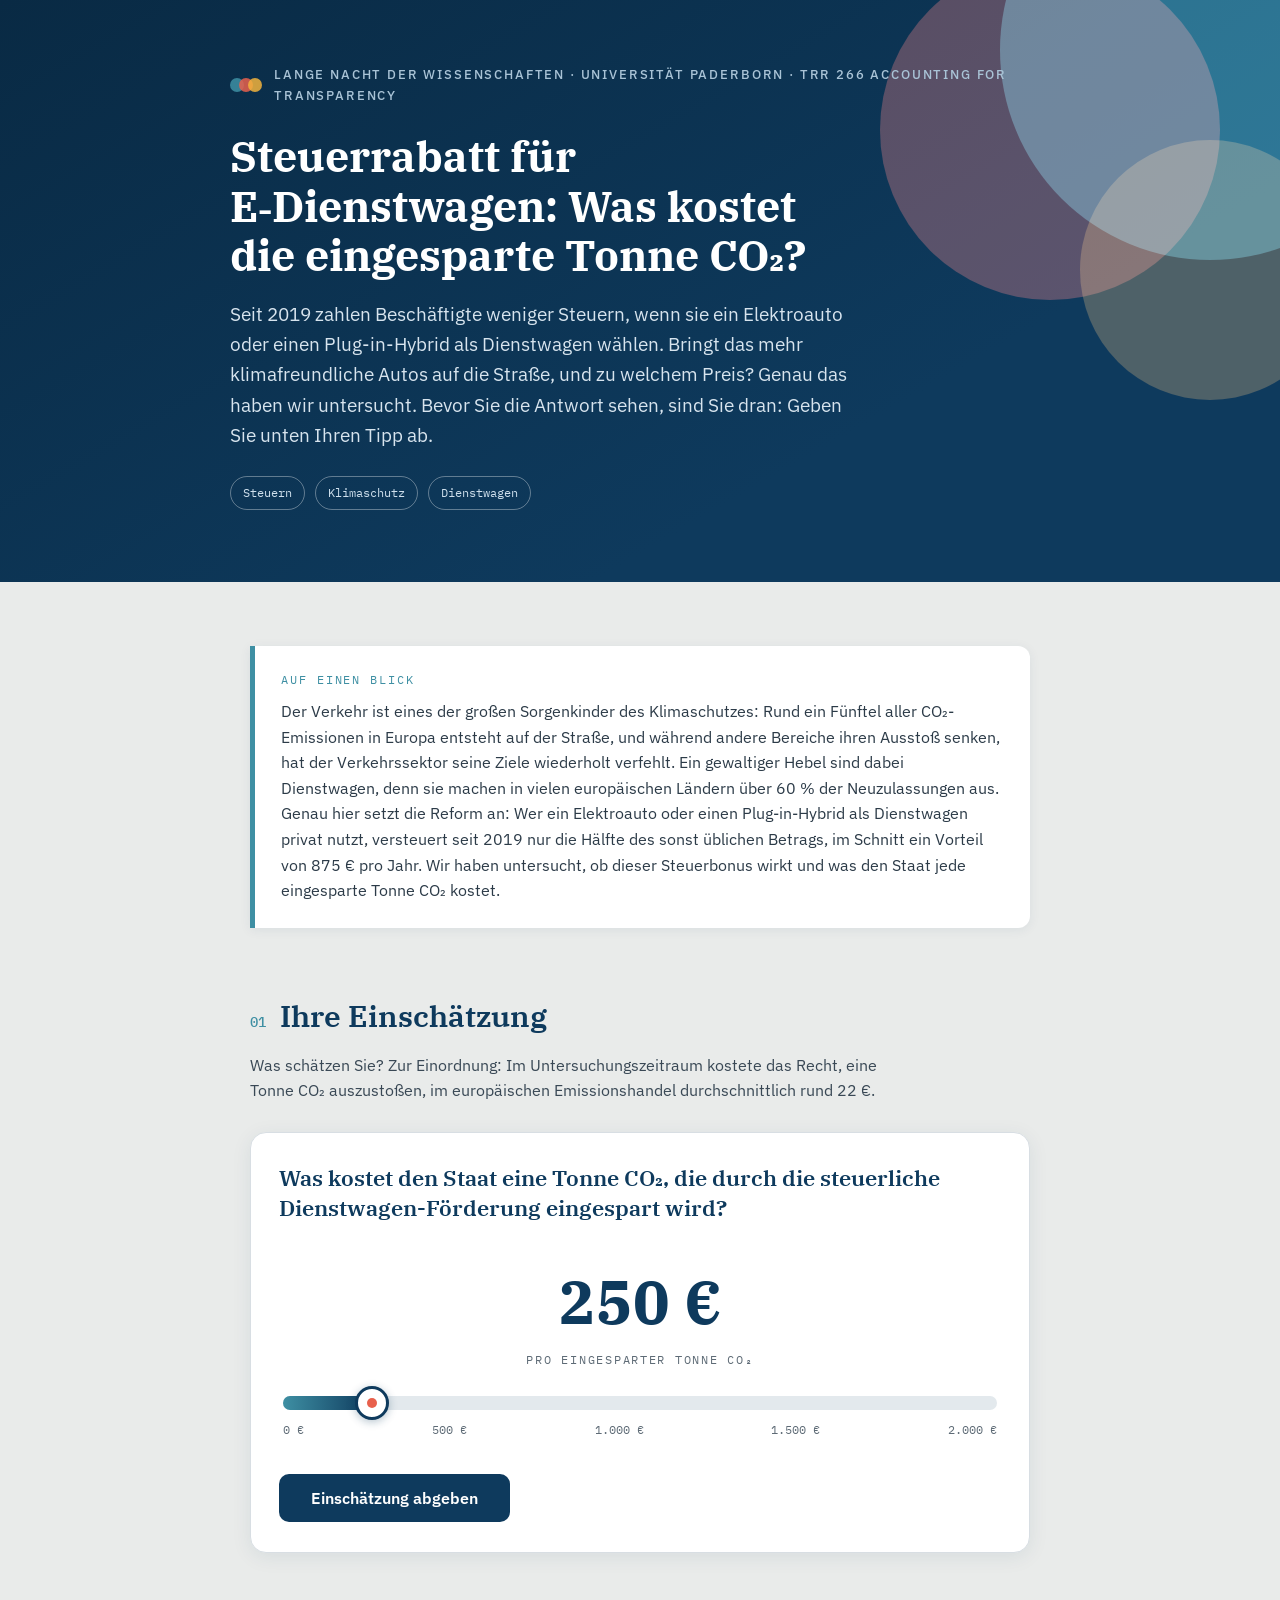
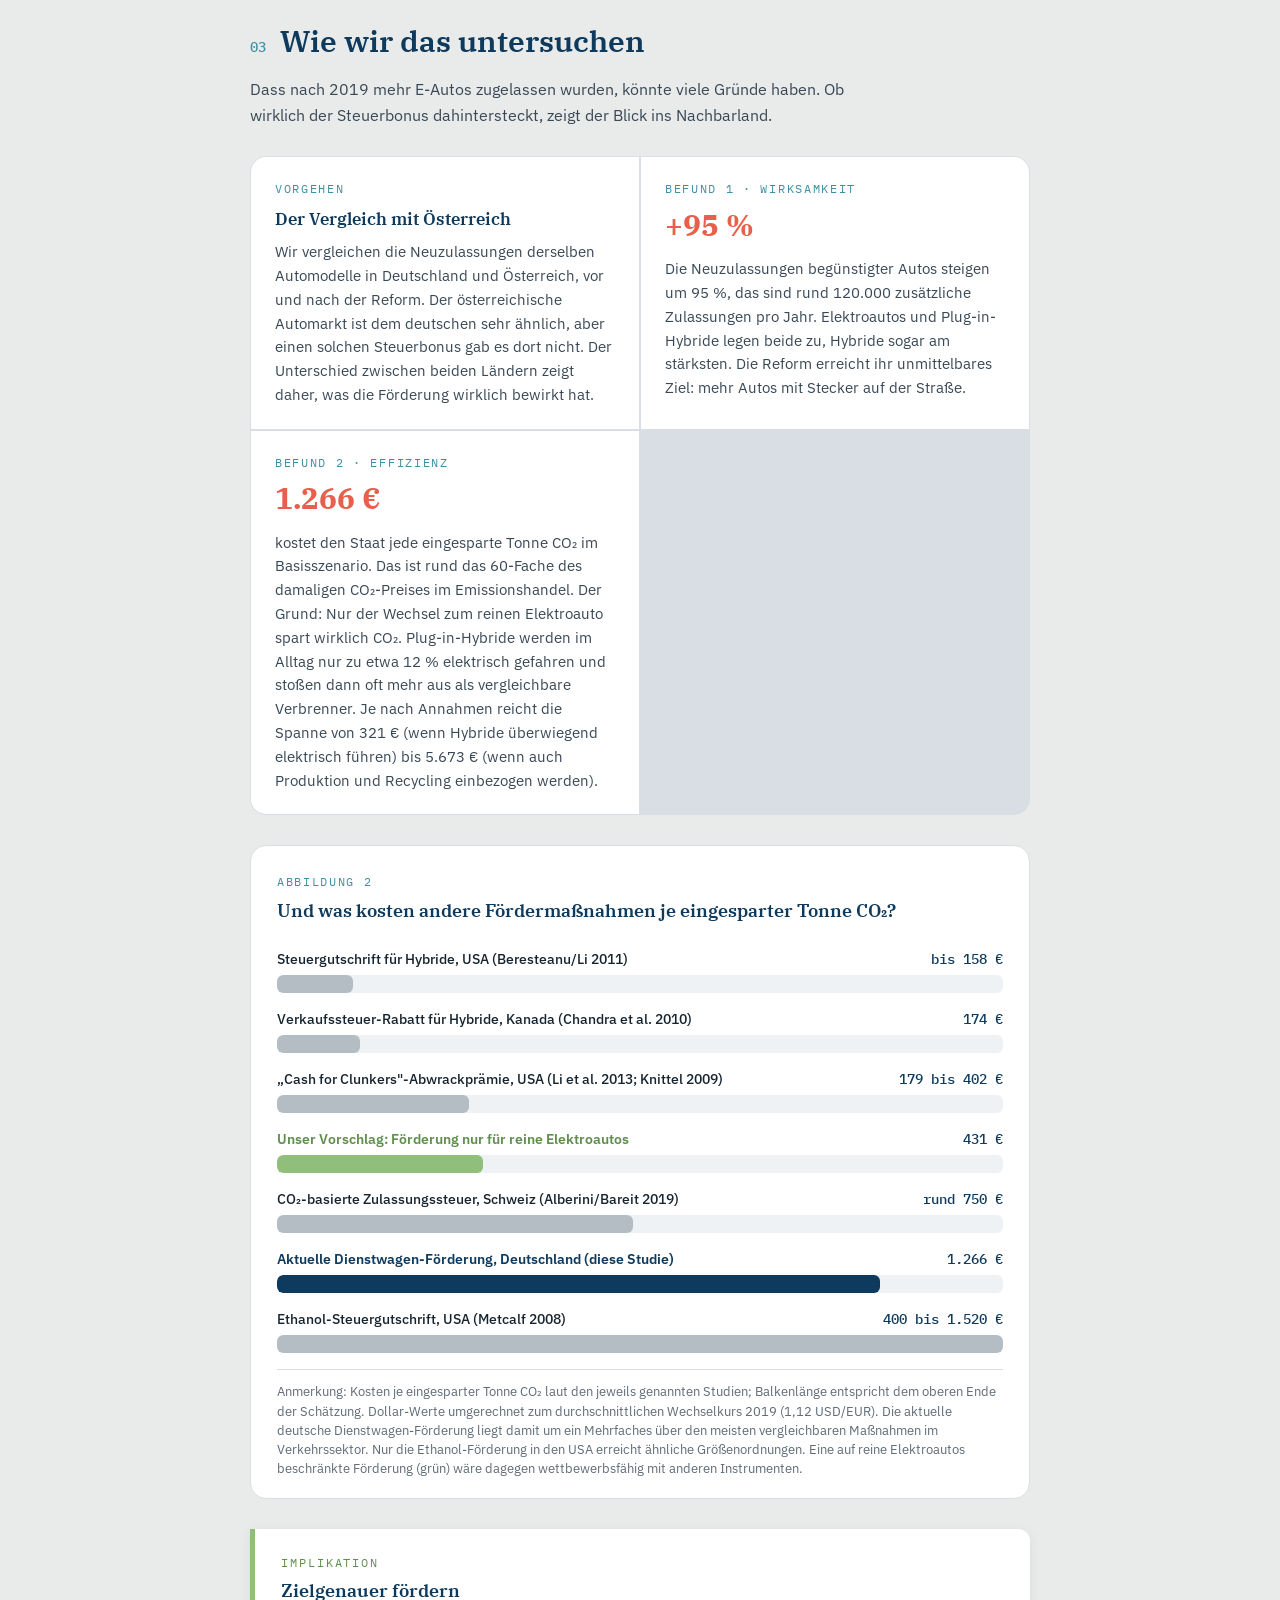
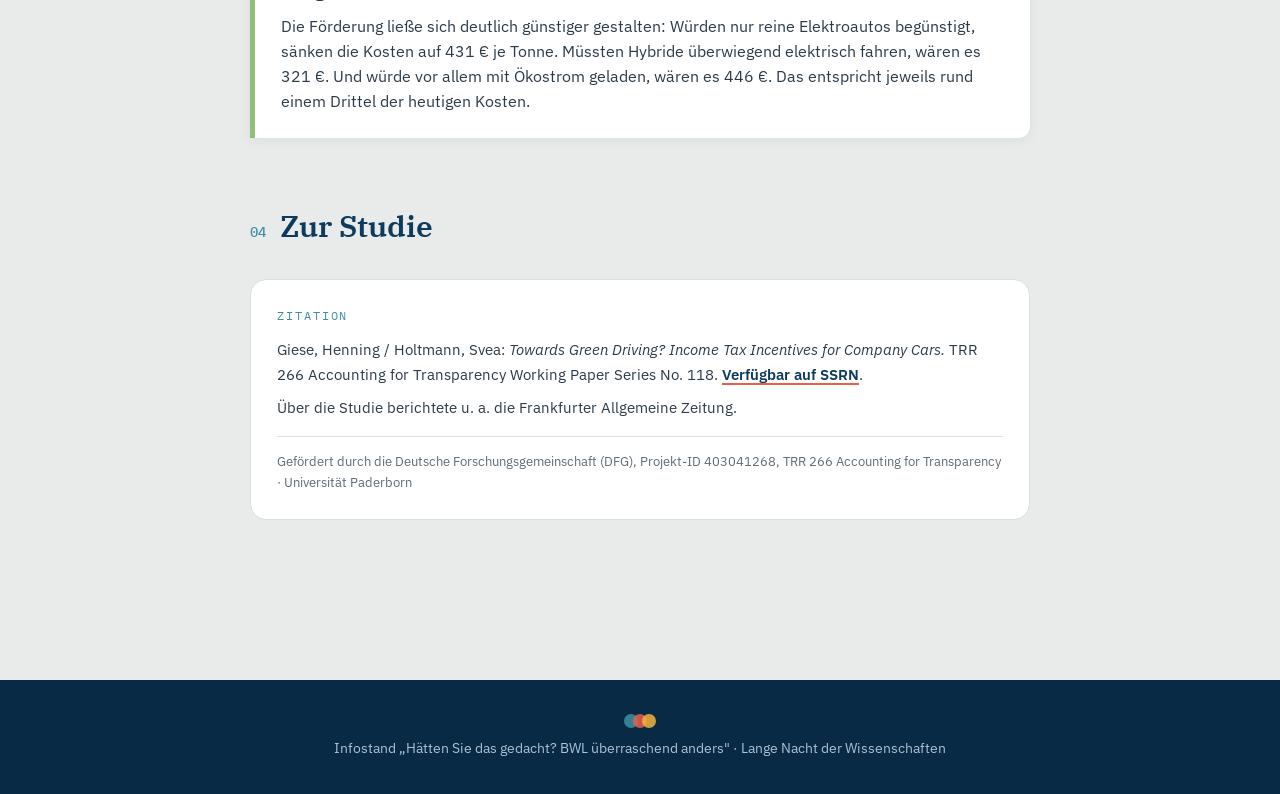
<file: greendriving/index.html>
<!DOCTYPE html>
<html lang="de">
<head>
<meta charset="UTF-8">
<meta name="viewport" content="width=device-width, initial-scale=1.0">
<meta name="color-scheme" content="only light">
<meta name="robots" content="noindex">
<title>Steuerrabatt für E-Dienstwagen: Was kostet die eingesparte Tonne CO₂? | TRR 266</title>
<link rel="preconnect" href="https://fonts.googleapis.com">
<link href="https://fonts.googleapis.com/css2?family=IBM+Plex+Serif:wght@500;600;700&family=IBM+Plex+Sans:wght@400;500;600&family=IBM+Plex+Mono:wght@500&display=swap" rel="stylesheet">
<style>
/* ============================================================
   DESIGN TOKENS — an TRR 266 CI angelehnt (Hexwerte anpassbar)
   ============================================================ */
html{color-scheme:only light}
:root{
  --petrol:#0E3A5D;        /* Primärblau, dunkel */
  --petrol-deep:#092A44;
  --teal:#3E8FA3;          /* Sekundär */
  --coral:#E8604C;         /* Akzent / Ergebnis */
  --sand:#E9EBEA;          /* Seitenhintergrund grau */
  --ink:#16242F;
  --grey:#5E6B76;
  --line:#D8DEE3;
  --white:#FFFFFF;
  --serif:'IBM Plex Serif',Georgia,serif;
  --sans:'IBM Plex Sans',system-ui,sans-serif;
  --mono:'IBM Plex Mono',monospace;
}
*{margin:0;padding:0;box-sizing:border-box}
html{scroll-behavior:smooth}
html,body{background:var(--sand)!important}
body{font-family:var(--sans);color:var(--ink)!important;line-height:1.6;-webkit-font-smoothing:antialiased;font-family:var(--sans)}

/* ---------- Transparenz-Motiv: überlappende Kreise ---------- */
.circles{position:absolute;pointer-events:none}
.circles span{position:absolute;border-radius:50%;mix-blend-mode:multiply;opacity:.14}
.circles--dark span{mix-blend-mode:screen;opacity:.55}

/* ---------- Hero ---------- */
header{position:relative;background:linear-gradient(150deg,var(--petrol-deep) 0%,var(--petrol) 70%);
  color:var(--white);overflow:hidden;padding:64px 22px 72px}
.hero-inner{max-width:820px;margin:0 auto;position:relative;z-index:1}
.project-line{display:flex;align-items:center;gap:12px;font-size:.82rem;letter-spacing:.14em;
  text-transform:uppercase;color:#A9C3D6;font-weight:500}
.project-line .dot-logo{display:inline-flex}
.dot-logo i{width:14px;height:14px;border-radius:50%;display:inline-block;margin-left:-5px;opacity:.85}
.dot-logo i:nth-child(1){background:var(--teal);margin-left:0}
.dot-logo i:nth-child(2){background:var(--coral)}
.dot-logo i:nth-child(3){background:#F2B33D}
header h1{font-family:var(--serif);font-weight:700;font-size:clamp(1.8rem,5vw,2.7rem);
  line-height:1.15;margin-top:26px;max-width:24ch}
header .sub{margin-top:18px;font-size:clamp(1.02rem,2.4vw,1.18rem);color:#D7E4EE;max-width:58ch}
.hero-tags{margin-top:26px;display:flex;flex-wrap:wrap;gap:10px}
.tag{font-family:var(--mono);font-size:.78rem;padding:6px 12px;border:1px solid rgba(255,255,255,.35);
  border-radius:100px;color:#CFE0ED}

/* ---------- Layout ---------- */
main{max-width:820px;margin:0 auto;padding:0 20px 90px;background:var(--sand)}
section{margin-top:64px}
.sec-head{display:flex;align-items:baseline;gap:14px}
.sec-num{font-family:var(--mono);font-size:.85rem;color:var(--teal);font-weight:500}
h2{font-family:var(--serif);font-weight:600;font-size:clamp(1.45rem,4vw,1.9rem);color:var(--petrol)}
.lede{margin-top:12px;color:#394855;max-width:64ch}

/* ---------- Abstract-Box ---------- */
.abstract{margin-top:36px;background:var(--white);border-left:5px solid var(--teal);
  border-radius:0 12px 12px 0;padding:24px 26px;box-shadow:0 2px 12px rgba(14,58,93,.07)}
.abstract .label{font-family:var(--mono);font-size:.75rem;letter-spacing:.16em;text-transform:uppercase;color:var(--teal)}
.abstract p{margin-top:10px;font-size:1rem;color:#2C3B48}

/* ---------- Quiz ---------- */
.quiz-card{margin-top:28px;background:var(--white);border:1px solid var(--line);border-radius:16px;
  padding:30px 28px;box-shadow:0 4px 20px rgba(14,58,93,.08)}
.quiz-q{font-family:var(--serif);font-weight:600;font-size:clamp(1.15rem,3.2vw,1.4rem);color:var(--petrol);line-height:1.35}
.guess-readout{margin:30px 0 8px;text-align:center}
.guess-readout .val{font-family:var(--serif);font-weight:700;font-size:clamp(2.5rem,8.5vw,3.8rem);
  color:var(--petrol);font-variant-numeric:tabular-nums}
.guess-readout .unit{font-family:var(--mono);font-size:.78rem;letter-spacing:.14em;text-transform:uppercase;color:var(--grey)}

.slider-wrap{position:relative;padding:18px 4px 8px}
.track{position:relative;height:14px;background:#E3E9ED;border-radius:100px}
.track-fill{position:absolute;left:0;top:0;bottom:0;background:linear-gradient(90deg,var(--teal),var(--petrol));border-radius:100px}
.thumb{position:absolute;top:50%;transform:translate(-50%,-50%);width:34px;height:34px;border-radius:50%;
  background:var(--white);border:3px solid var(--petrol);box-shadow:0 2px 8px rgba(14,58,93,.3);pointer-events:none;
  display:flex;align-items:center;justify-content:center}
.thumb::after{content:"";width:10px;height:10px;border-radius:50%;background:var(--coral)}
input[type=range]{position:absolute;inset:-12px 0;width:100%;height:calc(100% + 24px);opacity:0;cursor:pointer;touch-action:pan-x}
input[type=range]:focus-visible ~ .thumb{outline:3px solid var(--coral);outline-offset:3px}
.scale{display:flex;justify-content:space-between;margin-top:10px;font-family:var(--mono);font-size:.75rem;color:var(--grey)}

.btn{display:inline-block;margin-top:26px;font-family:var(--sans);font-weight:600;font-size:1rem;
  background:var(--petrol);color:var(--white);border:none;border-radius:10px;padding:14px 32px;cursor:pointer;
  transition:background .15s, transform .1s}
.btn:hover{background:var(--petrol-deep)}
.btn:active{transform:scale(.98)}
.btn:focus-visible{outline:3px solid var(--coral);outline-offset:3px}

/* ---------- Auflösung / Abbildung ---------- */
#reveal{display:none}
#reveal.show{display:block;animation:rise .5s ease-out}
@keyframes rise{from{opacity:0;transform:translateY(16px)}to{opacity:1;transform:none}}

.result-banner{margin-top:28px;position:relative;overflow:hidden;background:var(--white);
  border:1px solid var(--line);border-left:6px solid var(--coral);border-radius:16px;padding:30px 28px;
  box-shadow:0 4px 20px rgba(14,58,93,.08)}
.result-banner .big{font-family:var(--serif);font-weight:700;font-size:clamp(2.4rem,8vw,3.6rem);
  color:var(--coral);font-variant-numeric:tabular-nums;line-height:1.05}
.result-banner .big em{font-style:normal;color:var(--petrol);font-size:.45em;font-family:var(--sans);font-weight:500;display:block;margin-top:6px;letter-spacing:.02em}
.result-banner .note{margin-top:14px;font-size:.95rem;color:#394855;max-width:56ch}

.figure{margin-top:30px;background:var(--white);border:1px solid var(--line);border-radius:16px;padding:26px 26px 20px}
.figure .fig-label{font-family:var(--mono);font-size:.75rem;letter-spacing:.14em;text-transform:uppercase;color:var(--teal)}
.figure h3{font-family:var(--serif);font-weight:600;font-size:1.15rem;color:var(--petrol);margin-top:4px}
.bars{margin-top:22px;display:flex;flex-direction:column;gap:18px}
.bar-row .bar-label{display:flex;justify-content:space-between;align-items:baseline;font-size:.92rem;font-weight:500;gap:12px}
.bar-row .amount{font-family:var(--mono);font-size:.95rem;color:var(--petrol);white-space:nowrap}
.bar-track{margin-top:6px;height:22px;background:#EEF2F4;border-radius:6px;overflow:hidden}
.bar-fill{height:100%;width:0;border-radius:6px;transition:width 1.1s cubic-bezier(.2,.7,.2,1)}
.f-ets{background:var(--teal)}
.f-guess{background:#9DB4C6}
.f-actual{background:var(--coral)}
.f-scc{background:#F2B33D}
.f-scen{background:#8FBF7A}
.fig-note{margin-top:16px;padding-top:12px;border-top:1px solid var(--line);font-size:.8rem;color:var(--grey);line-height:1.5}

/* ---------- Methode & Ergebnisse ---------- */
.method{margin-top:28px;display:grid;gap:2px;background:var(--line);border:1px solid var(--line);
  border-radius:16px;overflow:hidden}
@media(min-width:640px){.method{grid-template-columns:1fr 1fr}}
.method .cell{background:var(--white);padding:22px 24px}
.method .cell .k{font-family:var(--mono);font-size:.75rem;letter-spacing:.14em;text-transform:uppercase;color:var(--teal)}
.method .cell h3{font-family:var(--serif);font-weight:600;font-size:1.08rem;color:var(--petrol);margin-top:6px}
.method .cell p{margin-top:8px;font-size:.93rem;color:#394855}
.method .cell .stat{font-family:var(--serif);font-weight:700;font-size:1.9rem;color:var(--coral);margin-top:2px;font-variant-numeric:tabular-nums}

.cbar{margin-top:22px;display:flex;flex-direction:column;gap:14px}
.cbar .row .lbl{display:flex;justify-content:space-between;gap:12px;font-size:.9rem;font-weight:500;align-items:baseline}
.cbar .row .lbl .amount{font-family:var(--mono);font-size:.9rem;color:var(--petrol);white-space:nowrap}
.cbar .track{margin-top:5px;height:18px;background:#EEF2F4;border-radius:6px;overflow:hidden}
.cbar .fill{height:100%;border-radius:6px;background:#B4BDC4}
.cbar .row.own .fill{background:var(--petrol)}
.cbar .row.own .lbl span:first-child{font-weight:600;color:var(--petrol)}
.cbar .row.proposal .fill{background:#8FBF7A}
.cbar .row.proposal .lbl span:first-child{font-weight:600;color:#5E8F4C}

.takeaway{margin-top:30px;background:var(--white);border-left:5px solid #8FBF7A;
  border-radius:0 12px 12px 0;padding:24px 26px;box-shadow:0 2px 12px rgba(14,58,93,.07)}
.takeaway .label{font-family:var(--mono);font-size:.75rem;letter-spacing:.16em;text-transform:uppercase;color:#5E8F4C}
.takeaway h3{font-family:var(--serif);font-weight:600;font-size:1.15rem;color:var(--petrol);margin-top:4px}
.takeaway p{margin-top:8px;font-size:.98rem;color:#2C3B48}

/* ---------- Zitation ---------- */
.cite{margin-top:28px;background:var(--white);border:1px solid var(--line);border-radius:16px;padding:26px}
.cite .label{font-family:var(--mono);font-size:.75rem;letter-spacing:.16em;text-transform:uppercase;color:var(--teal)}
.cite p.ref{margin-top:12px;font-size:.95rem;line-height:1.65;color:#2C3B48}
.cite p.ref .t{font-style:italic}
.cite a{color:var(--petrol);font-weight:600;text-decoration-color:var(--coral);text-decoration-thickness:2px;text-underline-offset:3px}
.cite .funding{margin-top:16px;padding-top:14px;border-top:1px solid var(--line);font-size:.82rem;color:var(--grey)}

footer{margin-top:70px;padding:34px 20px;background:var(--petrol-deep);color:#A9C3D6;text-align:center;font-size:.85rem}
footer .dot-logo{justify-content:center;display:flex;margin-bottom:10px}

@media (prefers-color-scheme:dark){
  html,body,main{background:var(--sand)!important}
  body{color:var(--ink)!important}
}
@media (prefers-reduced-motion:reduce){
  *{animation:none!important;transition:none!important}
}
</style>
</head>
<body>

<header>
  <div class="circles circles--dark" aria-hidden="true" style="inset:0">
    <span style="width:420px;height:420px;right:-140px;top:-160px;background:var(--teal)"></span>
    <span style="width:340px;height:340px;right:60px;top:-40px;background:var(--coral);opacity:.35"></span>
    <span style="width:260px;height:260px;right:-60px;top:140px;background:#F2B33D;opacity:.28"></span>
  </div>
  <div class="hero-inner">
    <div class="project-line">
      <span class="dot-logo" aria-hidden="true"><i></i><i></i><i></i></span>
      Lange Nacht der Wissenschaften · Universität Paderborn · TRR 266 Accounting for Transparency
    </div>
    <h1>Steuerrabatt für E&#8209;Dienstwagen: Was kostet die eingesparte Tonne CO₂?</h1>
    <p class="sub">Seit 2019 zahlen Beschäftigte weniger Steuern, wenn sie ein Elektroauto oder einen Plug-in-Hybrid als Dienstwagen wählen. Bringt das mehr klimafreundliche Autos auf die Straße, und zu welchem Preis? Genau das haben wir untersucht. Bevor Sie die Antwort sehen, sind Sie dran: Geben Sie unten Ihren Tipp ab.</p>
    <div class="hero-tags">
      <span class="tag">Steuern</span>
      <span class="tag">Klimaschutz</span>
      <span class="tag">Dienstwagen</span>
    </div>
  </div>
</header>

<main>

  <!-- ========== AUF EINEN BLICK ========== -->
  <section id="glance">
    <div class="abstract">
      <div class="label">Auf einen Blick</div>
      <p>Der Verkehr ist eines der großen Sorgenkinder des Klimaschutzes: Rund ein Fünftel aller CO₂-Emissionen in Europa entsteht auf der Straße, und während andere Bereiche ihren Ausstoß senken, hat der Verkehrssektor seine Ziele wiederholt verfehlt. Ein gewaltiger Hebel sind dabei Dienstwagen, denn sie machen in vielen europäischen Ländern über 60&nbsp;% der Neuzulassungen aus. Genau hier setzt die Reform an: Wer ein Elektroauto oder einen Plug-in-Hybrid als Dienstwagen privat nutzt, versteuert seit 2019 nur die Hälfte des sonst üblichen Betrags, im Schnitt ein Vorteil von 875&nbsp;€ pro Jahr. Wir haben untersucht, ob dieser Steuerbonus wirkt und was den Staat jede eingesparte Tonne CO₂ kostet.</p>
    </div>
  </section>

  <!-- ========== QUIZ ========== -->
  <section id="quiz">
    <div class="sec-head"><span class="sec-num">01</span><h2>Ihre Einschätzung</h2></div>
    <p class="lede">Was schätzen Sie? Zur Einordnung: Im Untersuchungszeitraum kostete das Recht, eine Tonne CO₂ auszustoßen, im europäischen Emissionshandel durchschnittlich rund 22&nbsp;€.</p>

    <div class="quiz-card">
      <div class="quiz-q">Was kostet den Staat eine Tonne CO₂, die durch die steuerliche Dienstwagen-Förderung eingespart wird?</div>

      <div class="guess-readout">
        <div class="val"><span id="guessVal">250</span>&nbsp;€</div>
        <div class="unit">pro eingesparter Tonne CO₂</div>
      </div>

      <div class="slider-wrap">
        <div class="track">
          <div class="track-fill" id="trackFill"></div>
          <input type="range" id="slider" min="0" max="2000" step="10" value="250"
                 aria-label="Ihre Schätzung in Euro pro Tonne CO₂">
          <div class="thumb" id="thumb"></div>
        </div>
        <div class="scale"><span>0 €</span><span>500 €</span><span>1.000 €</span><span>1.500 €</span><span>2.000 €</span></div>
      </div>

      <button class="btn" id="lockBtn">Einschätzung abgeben</button>
    </div>
  </section>

  <!-- ========== AUFLÖSUNG ========== -->
  <section id="reveal" aria-live="polite">
    <div class="sec-head"><span class="sec-num">02</span><h2>Das Ergebnis</h2></div>

    <div class="result-banner">
      <div class="circles" aria-hidden="true" style="inset:0">
        <span style="width:260px;height:260px;right:-80px;bottom:-120px;background:var(--coral);opacity:.16"></span>
        <span style="width:180px;height:180px;right:80px;bottom:-70px;background:var(--teal);opacity:.18"></span>
      </div>
      <div style="position:relative;z-index:1">
        <div class="big"><span id="actualBig">0</span>&nbsp;€<em>je eingesparter Tonne CO₂: geschätzte Kosten aus Sicht des Staates</em></div>
        <div class="note" id="verdictNote"></div>
      </div>
    </div>

    <figure class="figure">
      <div class="fig-label">Abbildung 1</div>
      <h3>Kosten je vermiedener Tonne CO₂ im Vergleich</h3>
      <div class="bars">
        <div class="bar-row">
          <div class="bar-label"><span>CO₂-Preis im EU-Emissionshandel (Ø Reformzeitraum)</span><span class="amount" id="etsAmt"></span></div>
          <div class="bar-track"><div class="bar-fill f-ets" id="etsBar"></div></div>
        </div>
        <div class="bar-row">
          <div class="bar-label"><span>Ihre Einschätzung</span><span class="amount" id="guessAmt"></span></div>
          <div class="bar-track"><div class="bar-fill f-guess" id="guessBar"></div></div>
        </div>
        <div class="bar-row">
          <div class="bar-label"><span>Soziale Kosten von CO₂ (Rennert et al. 2022)</span><span class="amount" id="sccAmt"></span></div>
          <div class="bar-track"><div class="bar-fill f-scc" id="sccBar"></div></div>
        </div>
        <div class="bar-row">
          <div class="bar-label"><span>Dienstwagen-Förderung: Kosten des Staates (Basisszenario)</span><span class="amount" id="actualAmt"></span></div>
          <div class="bar-track"><div class="bar-fill f-actual" id="actualBar"></div></div>
        </div>
        <div class="bar-row">
          <div class="bar-label"><span>Zum Vergleich: Würden nur reine Elektroautos gefördert</span><span class="amount" id="scenAmt"></span></div>
          <div class="bar-track"><div class="bar-fill f-scen" id="scenBar"></div></div>
        </div>
      </div>
      <div class="fig-note">
        Anmerkung: Staatskosten je eingesparter Tonne CO₂ gemäß Kosten-Nutzen-Analyse in Giese/Holtmann (TRR 266 Working Paper No. 118), Basisszenario (realer elektrischer Fahranteil von Plug-in-Hybriden: 12&nbsp;%, Strommix 2019). Je nach Szenario reicht die Spanne von 321&nbsp;€ (elektrischer Fahranteil 75&nbsp;%) über 431&nbsp;€ (nur reine E-Autos begünstigt) und 446&nbsp;€ (Laden ausschließlich mit Ökostrom) bis 5.673&nbsp;€ (inkl. Emissionen aus Produktion und Recycling). EU-ETS: Ø-Preis der CO₂-Futures im Reformzeitraum (21,51&nbsp;€); soziale Kosten: 185&nbsp;$ je Tonne (Rennert et al. 2022, Nature), umgerechnet rund 165&nbsp;€.
      </div>
    </figure>
  </section>

  <!-- ========== METHODE & BEFUNDE ========== -->
  <section id="method">
    <div class="sec-head"><span class="sec-num">03</span><h2>Wie wir das untersuchen</h2></div>
    <p class="lede">Dass nach 2019 mehr E-Autos zugelassen wurden, könnte viele Gründe haben. Ob wirklich der Steuerbonus dahintersteckt, zeigt der Blick ins Nachbarland.</p>

    <div class="method">
      <div class="cell">
        <div class="k">Vorgehen</div>
        <h3>Der Vergleich mit Österreich</h3>
        <p>Wir vergleichen die Neuzulassungen derselben Automodelle in Deutschland und Österreich, vor und nach der Reform. Der österreichische Automarkt ist dem deutschen sehr ähnlich, aber einen solchen Steuerbonus gab es dort nicht. Der Unterschied zwischen beiden Ländern zeigt daher, was die Förderung wirklich bewirkt hat.</p>
      </div>
      <div class="cell">
        <div class="k">Befund 1 · Wirksamkeit</div>
        <div class="stat">+95&nbsp;%</div>
        <p>Die Neuzulassungen begünstigter Autos steigen um 95&nbsp;%, das sind rund 120.000 zusätzliche Zulassungen pro Jahr. Elektroautos und Plug-in-Hybride legen beide zu, Hybride sogar am stärksten. Die Reform erreicht ihr unmittelbares Ziel: mehr Autos mit Stecker auf der Straße.</p>
      </div>
      <div class="cell">
        <div class="k">Befund 2 · Effizienz</div>
        <div class="stat">1.266&nbsp;€</div>
        <p>kostet den Staat jede eingesparte Tonne CO₂ im Basisszenario. Das ist rund das 60-Fache des damaligen CO₂-Preises im Emissionshandel. Der Grund: Nur der Wechsel zum reinen Elektroauto spart wirklich CO₂. Plug-in-Hybride werden im Alltag nur zu etwa 12&nbsp;% elektrisch gefahren und stoßen dann oft mehr aus als vergleichbare Verbrenner. Je nach Annahmen reicht die Spanne von 321&nbsp;€ (wenn Hybride überwiegend elektrisch führen) bis 5.673&nbsp;€ (wenn auch Produktion und Recycling einbezogen werden).</p>
      </div>
    </div>

    <figure class="figure">
      <div class="fig-label">Abbildung 2</div>
      <h3>Und was kosten andere Fördermaßnahmen je eingesparter Tonne CO₂?</h3>
      <div class="cbar">
        <div class="row">
          <div class="lbl"><span>Steuergutschrift für Hybride, USA (Beresteanu/Li 2011)</span><span class="amount">bis 158&nbsp;€</span></div>
          <div class="track"><div class="fill" style="width:10.4%"></div></div>
        </div>
        <div class="row">
          <div class="lbl"><span>Verkaufssteuer-Rabatt für Hybride, Kanada (Chandra et al. 2010)</span><span class="amount">174&nbsp;€</span></div>
          <div class="track"><div class="fill" style="width:11.5%"></div></div>
        </div>
        <div class="row">
          <div class="lbl"><span>„Cash for Clunkers"-Abwrackprämie, USA (Li et al. 2013; Knittel 2009)</span><span class="amount">179 bis 402&nbsp;€</span></div>
          <div class="track"><div class="fill" style="width:26.5%"></div></div>
        </div>
        <div class="row proposal">
          <div class="lbl"><span>Unser Vorschlag: Förderung nur für reine Elektroautos</span><span class="amount">431&nbsp;€</span></div>
          <div class="track"><div class="fill" style="width:28.4%"></div></div>
        </div>
        <div class="row">
          <div class="lbl"><span>CO₂-basierte Zulassungssteuer, Schweiz (Alberini/Bareit 2019)</span><span class="amount">rund 750&nbsp;€</span></div>
          <div class="track"><div class="fill" style="width:49%"></div></div>
        </div>
        <div class="row own">
          <div class="lbl"><span>Aktuelle Dienstwagen-Förderung, Deutschland (diese Studie)</span><span class="amount">1.266&nbsp;€</span></div>
          <div class="track"><div class="fill" style="width:83%"></div></div>
        </div>
        <div class="row">
          <div class="lbl"><span>Ethanol-Steuergutschrift, USA (Metcalf 2008)</span><span class="amount">400 bis 1.520&nbsp;€</span></div>
          <div class="track"><div class="fill" style="width:100%"></div></div>
        </div>
      </div>
      <div class="fig-note">
        Anmerkung: Kosten je eingesparter Tonne CO₂ laut den jeweils genannten Studien; Balkenlänge entspricht dem oberen Ende der Schätzung. Dollar-Werte umgerechnet zum durchschnittlichen Wechselkurs 2019 (1,12&nbsp;USD/EUR). Die aktuelle deutsche Dienstwagen-Förderung liegt damit um ein Mehrfaches über den meisten vergleichbaren Maßnahmen im Verkehrssektor. Nur die Ethanol-Förderung in den USA erreicht ähnliche Größenordnungen. Eine auf reine Elektroautos beschränkte Förderung (grün) wäre dagegen wettbewerbsfähig mit anderen Instrumenten.
      </div>
    </figure>

    <div class="takeaway">
      <div class="label">Implikation</div>
      <h3>Zielgenauer fördern</h3>
      <p>Die Förderung ließe sich deutlich günstiger gestalten: Würden nur reine Elektroautos begünstigt, sänken die Kosten auf 431&nbsp;€ je Tonne. Müssten Hybride überwiegend elektrisch fahren, wären es 321&nbsp;€. Und würde vor allem mit Ökostrom geladen, wären es 446&nbsp;€. Das entspricht jeweils rund einem Drittel der heutigen Kosten.</p>
    </div>
  </section>

  <!-- ========== STUDIE ========== -->
  <section id="paper">
    <div class="sec-head"><span class="sec-num">04</span><h2>Zur Studie</h2></div>
    <div class="cite">
      <div class="label">Zitation</div>
      <p class="ref">Giese, Henning / Holtmann, Svea: <span class="t">Towards Green Driving? Income Tax Incentives for Company Cars.</span> TRR 266 Accounting for Transparency Working Paper Series No. 118. <a href="https://papers.ssrn.com/sol3/papers.cfm?abstract_id=4394968" target="_blank" rel="noopener">Verfügbar auf SSRN</a>.</p>
      <p class="ref" style="margin-top:8px">Über die Studie berichtete u.&nbsp;a. die Frankfurter Allgemeine Zeitung.</p>
      <div class="funding">Gefördert durch die Deutsche Forschungsgemeinschaft (DFG), Projekt-ID 403041268, TRR 266 Accounting for Transparency · Universität Paderborn</div>
    </div>
  </section>

</main>

<footer>
  <span class="dot-logo" aria-hidden="true"><i></i><i></i><i></i></span>
  Infostand „Hätten Sie das gedacht? BWL überraschend anders" · Lange Nacht der Wissenschaften
</footer>

<script>
/* ============================================================
   KONFIGURATION — Zahlen hier zentral pflegen
   ============================================================ */
const CONFIG = {
  actualGov: 1266,     // €/t CO₂, Staatskosten (aktuelle Paper-Version)
  etsPrice: 22,        // €/t, Ø CO₂-Futures-Preis im Reformzeitraum (Paper: 21,51 €)
  scc: 165,            // €/t, soziale Kosten von CO₂ (Rennert et al. 2022: 185 $)
  scenarios: { optimistischerFahranteil: 321, nurElektro: 431, oekostrom: 446, lebenszyklus: 5673 },
  sliderMax: 2000
};

const fmt = n => n.toLocaleString('de-DE');

const slider = document.getElementById('slider');
const guessVal = document.getElementById('guessVal');
const thumb = document.getElementById('thumb');
const trackFill = document.getElementById('trackFill');
const lockBtn = document.getElementById('lockBtn');
const reveal = document.getElementById('reveal');

function updateSlider(){
  const pct = (slider.value - slider.min) / (slider.max - slider.min) * 100;
  thumb.style.left = pct + '%';
  trackFill.style.width = pct + '%';
  guessVal.textContent = fmt(+slider.value);
}
slider.addEventListener('input', updateSlider);
updateSlider();

function countUp(el, target){
  const reduced = window.matchMedia('(prefers-reduced-motion: reduce)').matches;
  if(reduced){ el.textContent = fmt(target); return; }
  const dur = 1200, t0 = performance.now();
  function tick(t){
    const p = Math.min((t - t0)/dur, 1);
    const eased = 1 - Math.pow(1-p, 3);
    el.textContent = fmt(Math.round(target*eased));
    if(p < 1) requestAnimationFrame(tick);
  }
  requestAnimationFrame(tick);
}

lockBtn.addEventListener('click', () => {
  const guess = +slider.value;
  const {actualGov, etsPrice, scc} = CONFIG;
  const maxVal = Math.max(guess, actualGov, etsPrice, scc) * 1.08;

  reveal.classList.add('show');
  countUp(document.getElementById('actualBig'), actualGov);

  document.getElementById('etsAmt').textContent = fmt(etsPrice) + ' €';
  document.getElementById('sccAmt').textContent = fmt(scc) + ' €';
  document.getElementById('scenAmt').textContent = fmt(CONFIG.scenarios.nurElektro) + ' €';
  document.getElementById('guessAmt').textContent = fmt(guess) + ' €';
  document.getElementById('actualAmt').textContent = fmt(actualGov) + ' €';

  requestAnimationFrame(() => {
    document.getElementById('etsBar').style.width = (etsPrice/maxVal*100) + '%';
    document.getElementById('sccBar').style.width = (scc/maxVal*100) + '%';
    document.getElementById('scenBar').style.width = (CONFIG.scenarios.nurElektro/maxVal*100) + '%';
    document.getElementById('guessBar').style.width = (guess/maxVal*100) + '%';
    document.getElementById('actualBar').style.width = (actualGov/maxVal*100) + '%';
  });

  const diff = actualGov - guess;
  const note = document.getElementById('verdictNote');
  if (Math.abs(diff) <= 100) {
    note.textContent = 'Bemerkenswert nah dran! Die meisten Besucher:innen unterschätzen diese Kosten deutlich.';
  } else if (diff > 0) {
    note.textContent = 'Die geschätzten Kosten im Basisszenario liegen ' + fmt(diff) + ' € über Ihrer Einschätzung. Das ist rund das 60-Fache des damaligen CO₂-Preises im Emissionshandel.';
  } else {
    note.textContent = 'Sie haben die Kosten sogar überschätzt. Die Richtung stimmt aber: Die Förderung ist um ein Vielfaches teurer als der CO₂-Marktpreis.';
  }

  reveal.scrollIntoView({behavior:'smooth', block:'start'});
  lockBtn.textContent = 'Neue Einschätzung abgeben';
});
</script>
</body>
</html>
</file>
